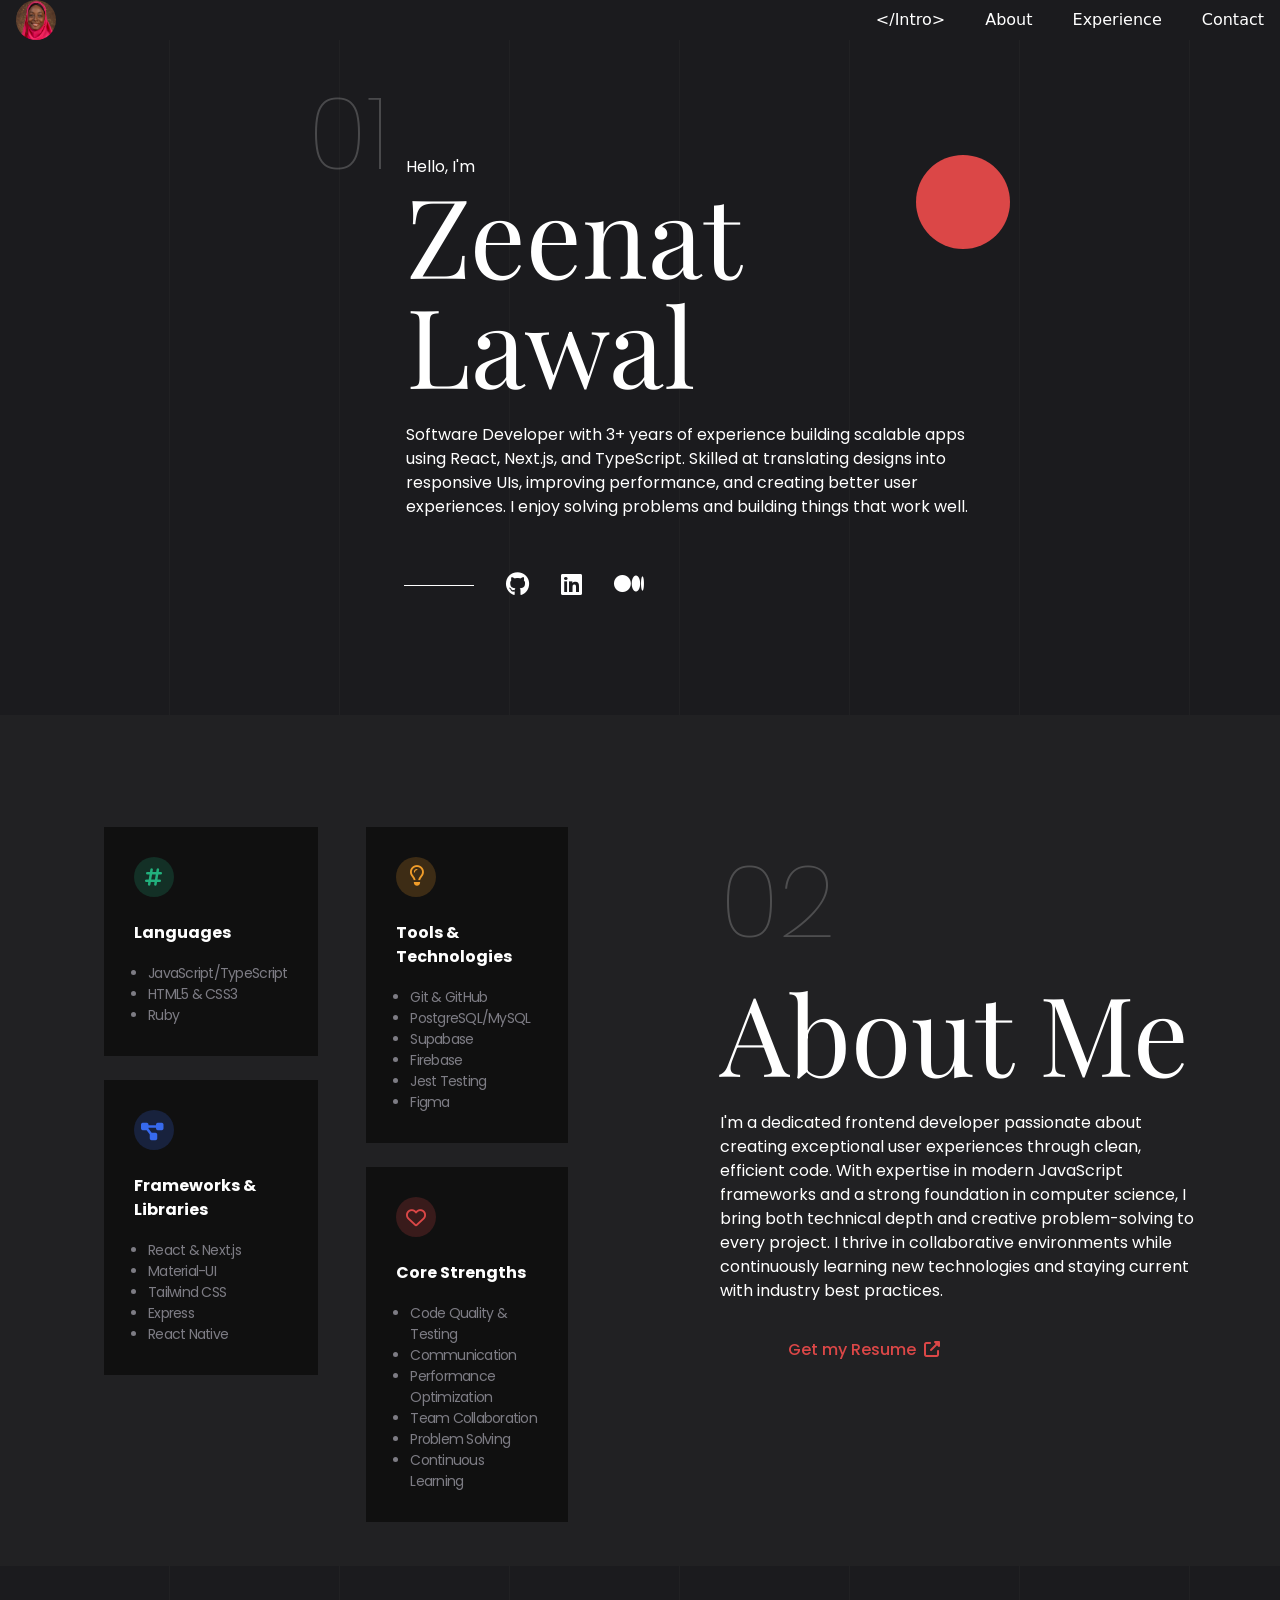
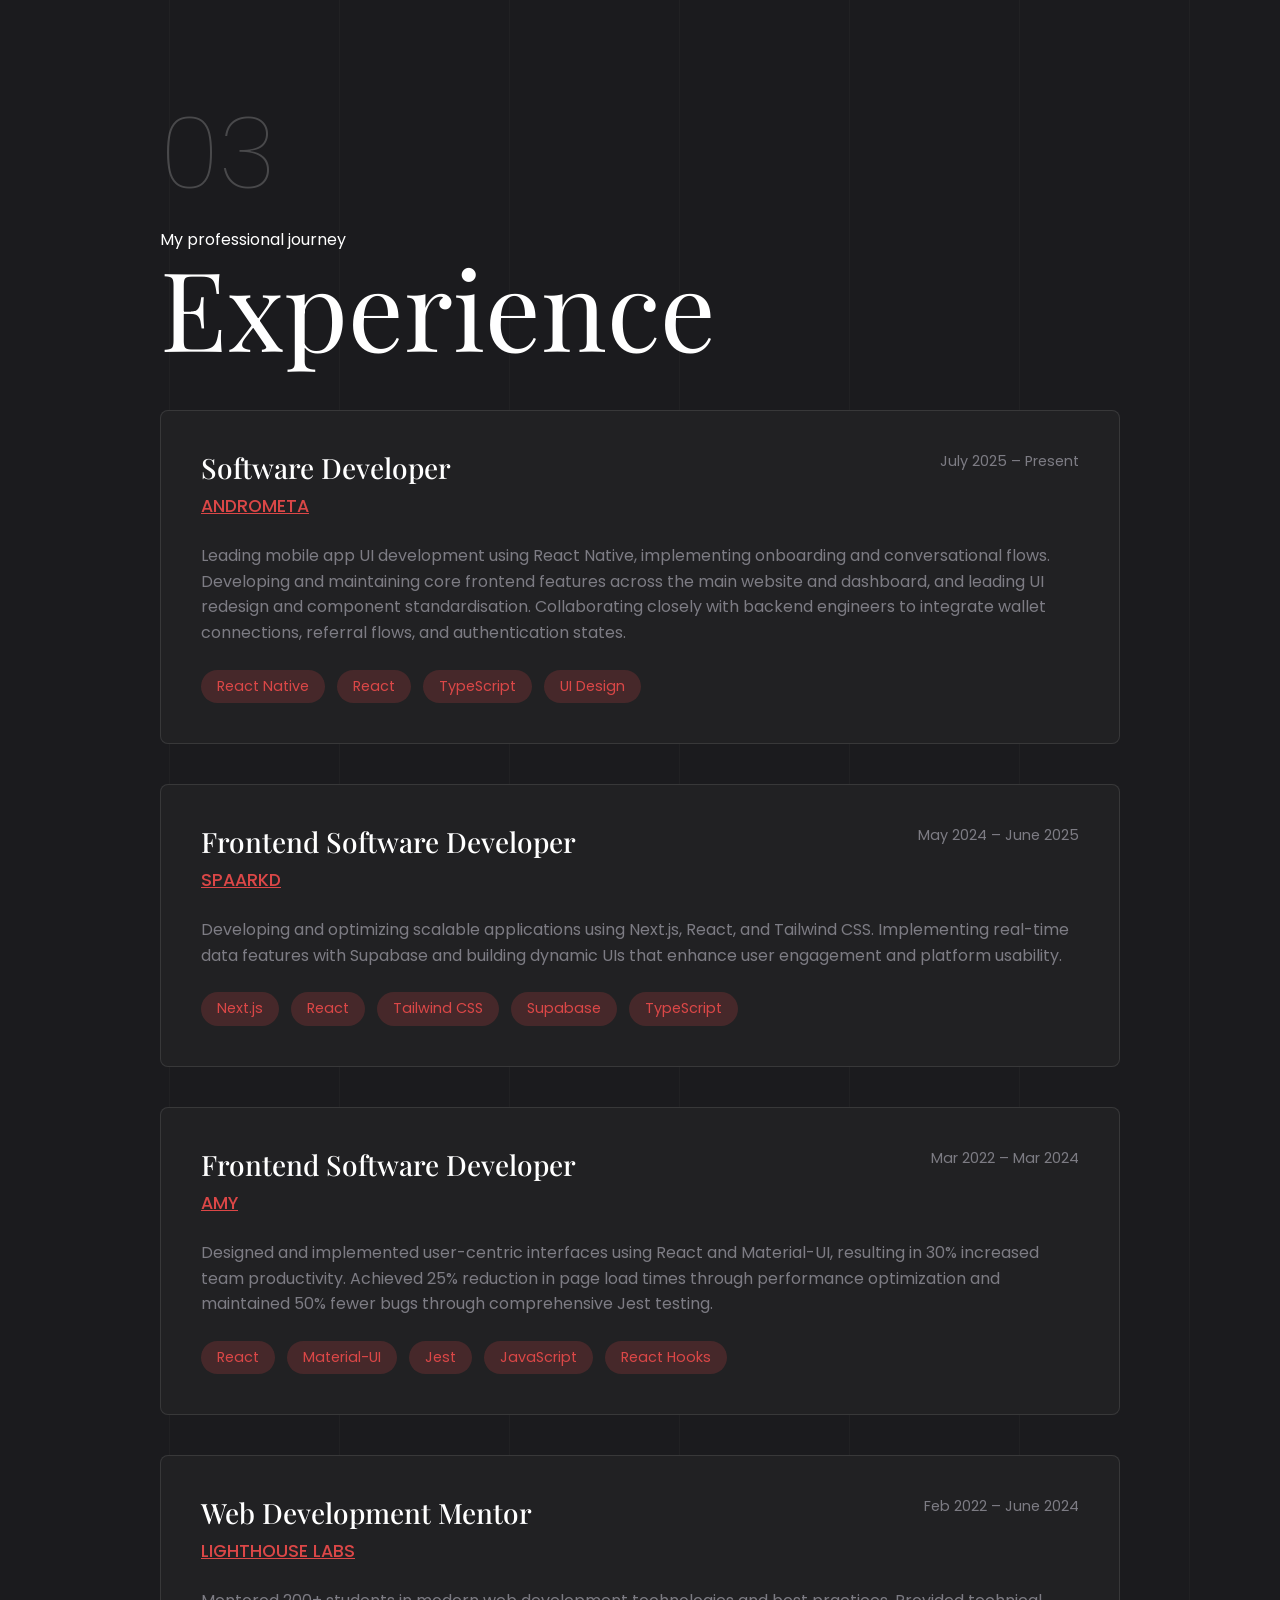
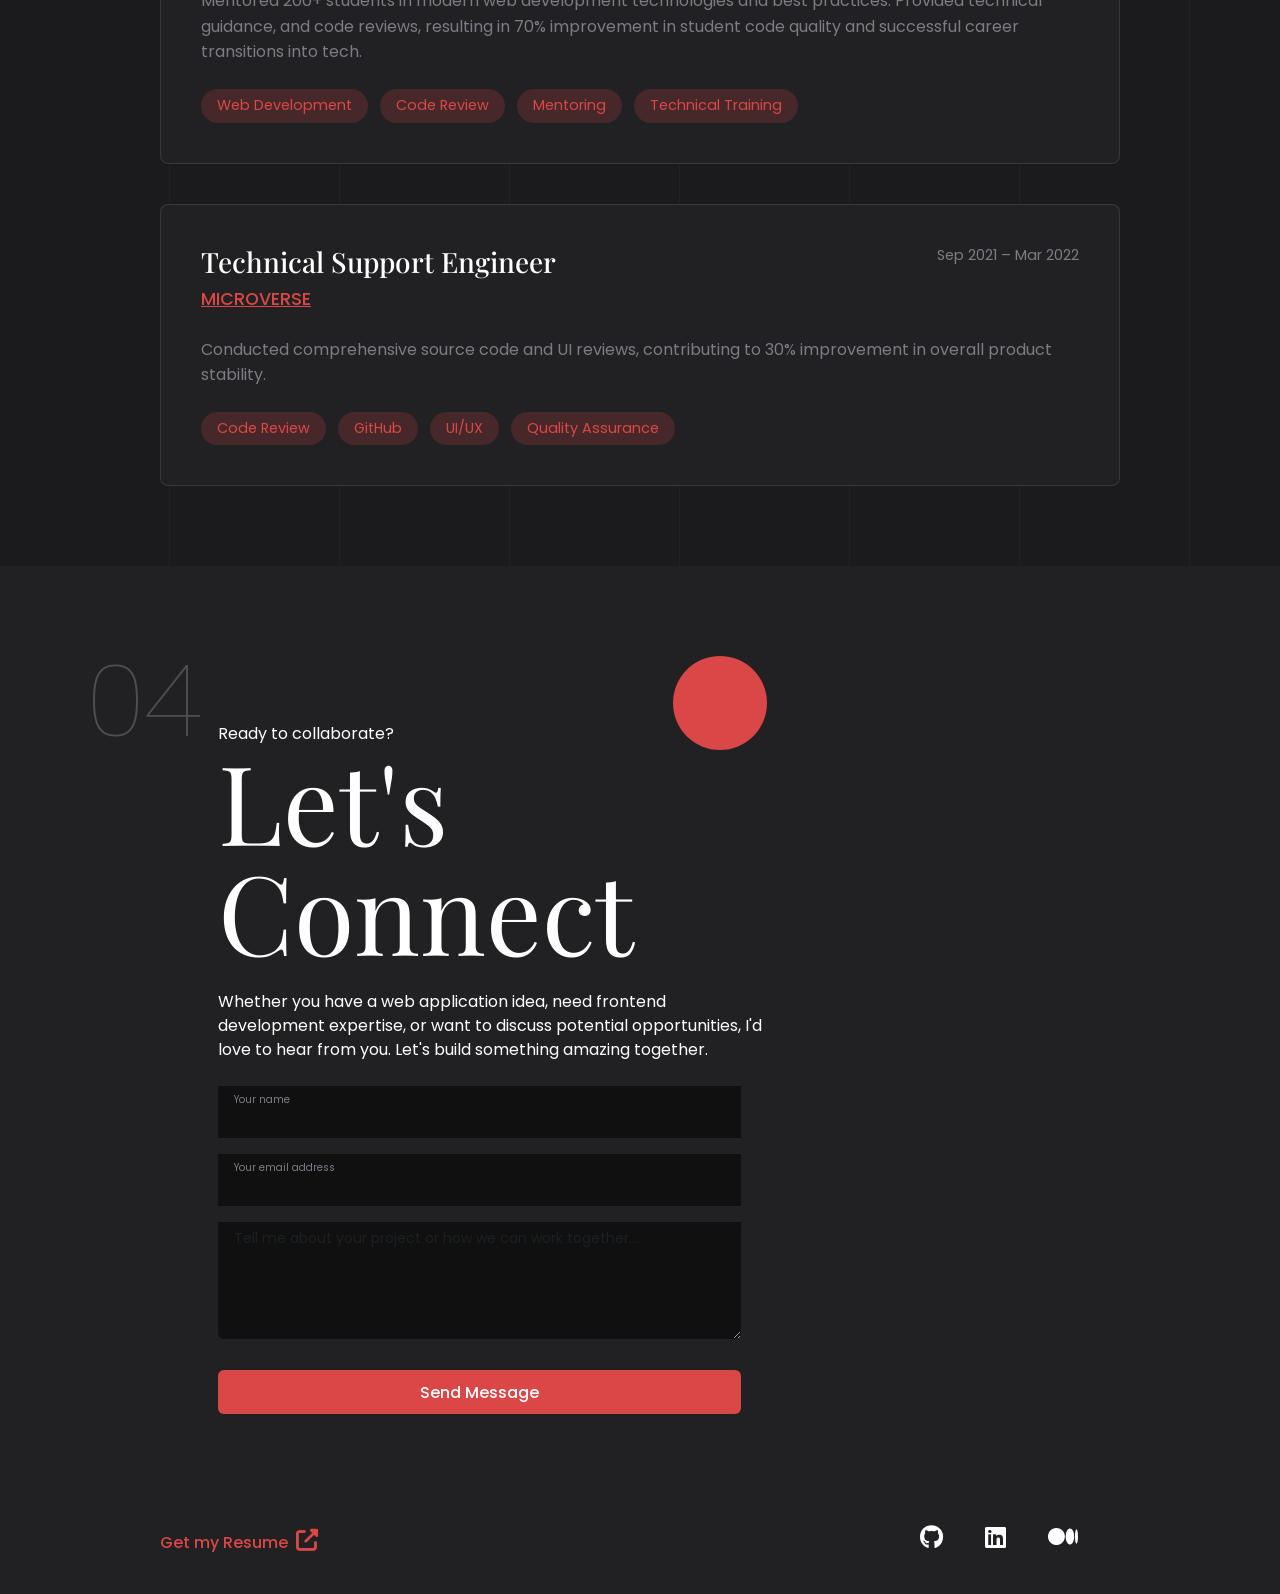
<file: index.html>
<!DOCTYPE html>
<html lang="en">
<head>
  <!-- Global site tag (gtag.js) - Google Analytics -->
  <script async src="https://www.googletagmanager.com/gtag/js?id=UA-212568529-1"></script>
  <script>
    window.dataLayer = window.dataLayer || [];
    function gtag(){dataLayer.push(arguments);}
    gtag('js', new Date());

    gtag('config', 'UA-212568529-1');
  </script>
  <meta charset="UTF-8">
  <meta http-equiv="X-UA-Compatible" content="IE=edge">
  <meta name="viewport" content="width=device-width, initial-scale=1.0">
  <meta name="google-site-verification" content="IwhEGv1IOWwTbvIKYOY_wiT6diGGu_7GIRmvreWNX4s" />
  <!-- Icon -->
  <link rel="stylesheet" href="https://cdnjs.cloudflare.com/ajax/libs/font-awesome/6.5.1/css/all.min.css">
  <!-- Bootstrap -->
  <link href="https://cdn.jsdelivr.net/npm/bootstrap@5.0.0-beta3/dist/css/bootstrap.min.css" rel="stylesheet" integrity="sha384-eOJMYsd53ii+scO/bJGFsiCZc+5NDVN2yr8+0RDqr0Ql0h+rP48ckxlpbzKgwra6" crossorigin="anonymous">    
  <link rel="stylesheet" href="style.css">
  <link rel="shortcut icon" href="images/Zeenat.jpg" type="image/x-icon">
  <title>Zeenat Lawal - Software Developer</title>
</head>
<body>
    <!-- Header -->
    <header class="header">
    <nav class="d-flex justify-content-between align-items-center">
            <img src="images/Zeenat.jpg" alt="Profile" class="profile-dot">
        <ul class="d-flex justify-content-between">
          <li class="d-none d-lg-block li-style">
                    <a href="#intro">&lt;&#47;Intro&gt;</a>
                </li>
                <li class="li-style">
                    <a href="#about">About</a>
                </li>
                <li class="li-style">
                    <a href="#experience">Experience</a>
                </li>
                <li>
                    <a href="#chat">Contact</a>
                </li>
            </ul>
        </nav>
    </header>

    <main>
        <!-- INTRO -->
        <section class="intro" id="intro">
            <div class="min-intro">
                <div class="num-desk">
                    <div>
                        <p class="number">01</p>
                    </div>
                    <div class="hello">
                        <p class="tiny-intro">Hello, I'm</p>
                        <p class="dot"></p>
                        <h2 class="main-intro mb-4">Zeenat <br> Lawal</h2>
                        <p class="tiny-intro mb-5">
                          Software Developer with 3+ years of experience building scalable apps using React, Next.js, and TypeScript. 
                          Skilled at translating designs into responsive UIs, improving performance, and creating better user experiences. 
                           I enjoy solving problems and building things that work well.
                        </p>
                    </div>
                </div>

                <div class="work-desk">
          <hr> 
          <div class="d-flex justify-content-between icons">
                        <a href="https://github.com/ZeenatLawal"><i class="fab fa-github"></i></a>
                        <a href="https://www.linkedin.com/in/zeenatlawal/"><i class="fab fa-linkedin"></i></a>
                        <a href="https://medium.com/@zeenatlawal82"><i class="fab fa-medium"></i></a>
                    </div>
                </div>

      </div>
    </section>

    <!-- ABOUT -->
    <section class="about d-lg-flex flex-row-reverse justify-content-around" id="about">
      <div class="mb-5 about-text">
        <p class="number">02</p>
        <h2 class="main-intro mb-4">About Me</h2>
        <p class="tiny-intro mb-4">
            I'm a dedicated frontend developer passionate about creating exceptional user experiences through clean, efficient code. 
            With expertise in modern JavaScript frameworks and a strong foundation in computer science, I bring both technical depth and creative problem-solving to every project. 
            I thrive in collaborative environments while continuously learning new technologies and staying current with industry best practices.
        </p>
        <a href="https://drive.google.com/file/d/16q2KArHhO0YUz1d34NNIfIL3YA7gCKAY/view" class="resume btn btn-color">Get my Resume &nbsp;<i class="fas fa-external-link-alt"></i></a>
      </div>
                        <div class="about-skills">
        <div>
                            <div class="skills">
            <div class="skill-circle skill-lang mb-4"></div>
                                <i class="fas fa-hashtag icons"></i>
                                <p>Languages</p>
                                <ul>
                                    <li>JavaScript/TypeScript</li> 
                                    <li>HTML5 & CSS3</li>
                                    <li>Ruby</li>
                                </ul>
                            </div>
                            
                            <div class="skills">
            <div class="skill-circle skill-frame mb-4"></div>
                                <i class="fas fa-project-diagram icons"></i>
                                <p>Frameworks & Libraries</p>
                                <ul>
                                    <li>React & Next.js</li>
                                    <li>Material-UI</li>
                                    <li>Tailwind CSS</li>
                                    <li>Express</li>
                                    <li>React Native</li>
                                </ul>
                            </div>
        </div>
        <div>
                            <div class="skills">
            <div class="skill-circle skill-git mb-4"></div>
                                <i class="far fa-lightbulb icons"></i>
                                <p>Tools & Technologies</p>
                                <ul>
                                    <li>Git & GitHub</li> 
                                    <li>PostgreSQL/MySQL</li>
                                    <li>Supabase</li>
                                    <li>Firebase</li>
                                    <li>Jest Testing</li>
                                    <li>Figma</li>
                                </ul>
                            </div>
                            
                            <div class="skills">
            <div class="skill-circle skill-soft mb-4"></div>
                                <i class="far fa-heart icons"></i>
                                <p>Core Strengths</p>
                                <ul>
                                    <li>Code Quality & Testing</li>
                                    <li>Communication</li>
                                    <li>Performance Optimization</li>
                                    <li>Team Collaboration</li>
                                    <li>Problem Solving</li>
                                    <li>Continuous Learning</li>
                                </ul>
                            </div>
                        </div>
                    </div>
                </div>
            </div>
        </section>

        <!-- EXPERIENCE -->
        <section class="experience" id="experience">
            <div class="num-desk">
                <div>
                    <p class="number">03</p>
                </div>
                <div class="hello">
                    <p class="tiny-intro">My professional journey</p>
                    <h2 class="main-intro mb-4">Experience</h2>
                    
                    <div class="experience-grid">
                        <!-- ANDROMETA Experience -->
                        <div class="experience-card">
                            <div class="experience-header">
                                <div>
                                    <h3 class="experience-title">Software Developer</h3>
                                    <p class="experience-company">
                                        <a href="https://andrometa.gg" target="_blank" rel="noopener noreferrer">ANDROMETA</a>
                                    </p>
                                </div>
                                <span class="experience-period">July 2025 – Present</span>
                            </div>
                            <p class="experience-description">
                                Leading mobile app UI development using React Native, implementing onboarding and conversational flows. 
                                Developing and maintaining core frontend features across the main website and dashboard, and leading UI redesign and component standardisation. 
                                Collaborating closely with backend engineers to integrate wallet connections, referral flows, and authentication states.
                            </p>
                            <div class="tech-stack">
                                <span class="tech-tag">React Native</span>
                                <span class="tech-tag">React</span>
                                <span class="tech-tag">TypeScript</span>
                                <span class="tech-tag">UI Design</span>
                            </div>
                        </div>

                        <!-- SPAARKD Experience -->
                        <div class="experience-card">
                            <div class="experience-header">
                                <div>
                                    <h3 class="experience-title">Frontend Software Developer</h3>
                                    <p class="experience-company">
                                        <a href="https://spaarkd.com" target="_blank" rel="noopener noreferrer">SPAARKD</a>
                                    </p>
                                </div>
                                <span class="experience-period">May 2024 – June 2025</span>
                            </div>
                            <p class="experience-description">
                                Developing and optimizing scalable applications using Next.js, React, and Tailwind CSS. 
                                Implementing real-time data features with Supabase and building dynamic UIs that enhance user engagement and platform usability.
                            </p>
                            <div class="tech-stack">
                                <span class="tech-tag">Next.js</span>
                                <span class="tech-tag">React</span>
                                <span class="tech-tag">Tailwind CSS</span>
                                <span class="tech-tag">Supabase</span>
                                <span class="tech-tag">TypeScript</span>
                            </div>
                        </div>

                        <!-- AMY Experience -->
                        <div class="experience-card">
                            <div class="experience-header">
                                <div>
                                    <h3 class="experience-title">Frontend Software Developer</h3>
                                    <p class="experience-company">
                                        <a href="https://www.amy.app/" target="_blank" rel="noopener noreferrer">AMY</a>
                                    </p>
                                </div>
                                <span class="experience-period">Mar 2022 – Mar 2024</span>
                            </div>
                            <p class="experience-description">
                                Designed and implemented user-centric interfaces using React and Material-UI, resulting in 30% increased team productivity. 
                                Achieved 25% reduction in page load times through performance optimization and maintained 50% fewer bugs through comprehensive Jest testing.
                            </p>
                            <div class="tech-stack">
                                <span class="tech-tag">React</span>
                                <span class="tech-tag">Material-UI</span>
                                <span class="tech-tag">Jest</span>
                                <span class="tech-tag">JavaScript</span>
                                <span class="tech-tag">React Hooks</span>
                            </div>
                        </div>

                        <!-- Lighthouse Labs Experience -->
                        <div class="experience-card">
                            <div class="experience-header">
                                <div>
                                    <h3 class="experience-title">Web Development Mentor</h3>
                                    <p class="experience-company">
                                        <a href="#">LIGHTHOUSE LABS</a>
                                    </p>
                                </div>
                                <span class="experience-period">Feb 2022 – June 2024</span>
                            </div>
                            <p class="experience-description">
                                Mentored 200+ students in modern web development technologies and best practices. 
                                Provided technical guidance, and code reviews, resulting in 70% improvement in student code quality and successful career transitions into tech.
                            </p>
                            <div class="tech-stack">
                                <span class="tech-tag">Web Development</span>
                                <span class="tech-tag">Code Review</span>
                                <span class="tech-tag">Mentoring</span>
                                <span class="tech-tag">Technical Training</span>
                            </div>
                        </div>

                        <!-- Microverse Experience -->
                        <div class="experience-card">
                            <div class="experience-header">
                                <div>
                                    <h3 class="experience-title">Technical Support Engineer</h3>
                                    <p class="experience-company">
                                        <a href="https://microverse.org" target="_blank" rel="noopener noreferrer">MICROVERSE</a>
                                    </p>
                                </div>
                                <span class="experience-period">Sep 2021 – Mar 2022</span>
                            </div>
                            <p class="experience-description">
                                Conducted comprehensive source code and UI reviews, contributing to 30% improvement in overall product stability.                             </p>
                            <div class="tech-stack">
                                <span class="tech-tag">Code Review</span>
                                <span class="tech-tag">GitHub</span>
                                <span class="tech-tag">UI/UX</span>
                                <span class="tech-tag">Quality Assurance</span>
                            </div>
                        </div>
                    </div>
                </div>
            </div>
        </section>

        <!-- CHAT -->
        <section class="chat" id="chat">
            <div class="min-intro">
                <div class="num-desk">
                    <div>
                        <p class="number">04</p>
                    </div>
                    <div class="hello">
                        <p class="tiny-intro">Ready to collaborate?</p>
                        <p class="dot"></p>
                        <h2 class="main-intro mb-4">Let's Connect</h2>
                        <p class="tiny-intro mb-4">
                            Whether you have a web application idea, need frontend development expertise, or want to discuss potential opportunities, 
                            I'd love to hear from you. Let's build something amazing together.
                        </p>
                    </div>
                </div>
                <form action="https://formspree.io/f/mayabzdz" method="post" class="main-form">
          <div class="mb-3 form">
                        <label for="name">Your name</label>
            <input type="text" id="name" name="name" required />
                    </div>
          <div class="mb-3 form">
                        <label for="email">Your email address</label>
            <input type="email" id="email" name="email" required />
                    </div>
          <div class="mb-5 form">
            <textarea name="message" id="message" cols="30" rows="5" class="form-control" placeholder="Tell me about your project or how we can work together..." required></textarea>
                    </div>
          <button type="submit" class="start btn btn-color mt-5">Send Message</button>
                </form>
            </div>
        </section>
    </main>

    <!-- Footer -->
    <footer class="footer">
        <p class="dash"></p>
        <div class="sect">
            <div class="link">
                <a href="https://drive.google.com/file/d/16q2KArHhO0YUz1d34NNIfIL3YA7gCKAY/view" class="resume">Get my Resume &nbsp;<i class="fas fa-external-link-alt"></i></a>
            </div>
      <div class="d-flex justify-content-between icons">
                <a href="https://github.com/ZeenatLawal"><i class="fab fa-github"></i></a>
                <a href="https://www.linkedin.com/in/zeenatlawal/"><i class="fab fa-linkedin"></i></a>
                <a href="https://medium.com/@zeenatlawal82"><i class="fab fa-medium"></i></a>
            </div>
        </div>
    </footer>
  <script src="https://cdn.jsdelivr.net/npm/bootstrap@5.0.2/dist/js/bootstrap.bundle.min.js" integrity="sha384-MrcW6ZMFYlzcLA8Nl+NtUVF0sA7MsXsP1UyJoMp4YLEuNSfAP+JcXn/tWtIaxVXM" crossorigin="anonymous"></script>
</body>
</html>
</file>
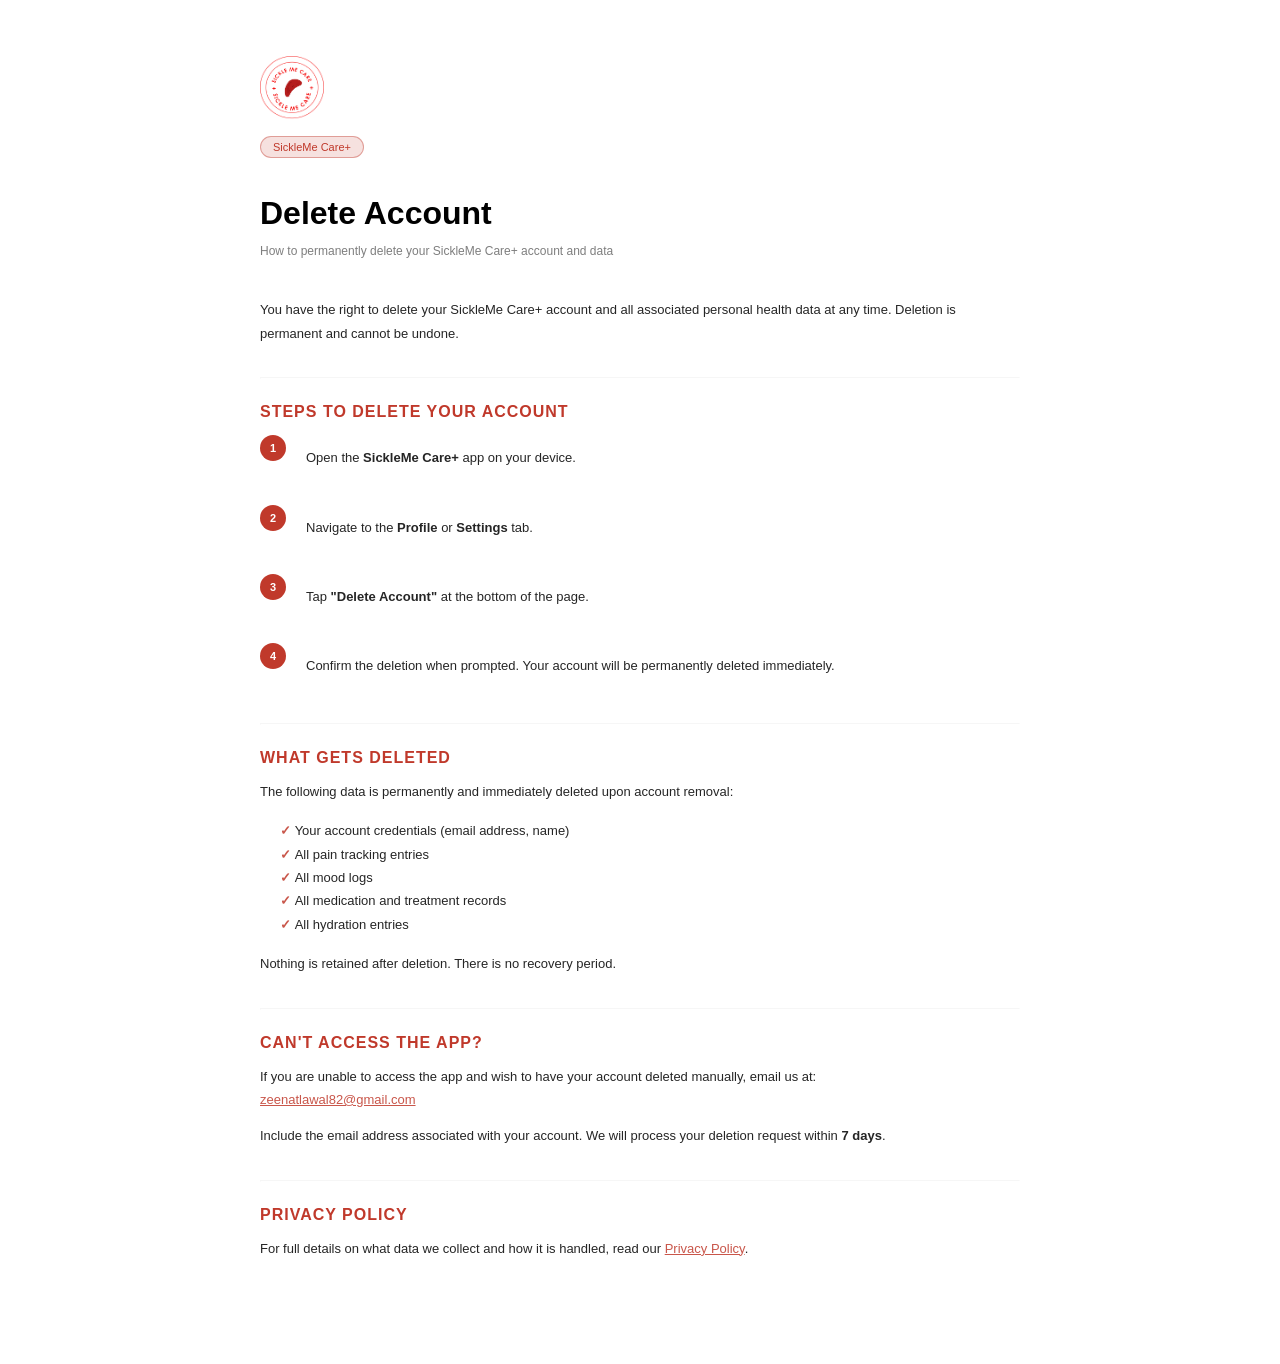
<file: delete-account.html>
<!DOCTYPE html>
<html lang="en">
<head>
  <meta charset="UTF-8">
  <meta http-equiv="X-UA-Compatible" content="IE=edge">
  <meta name="viewport" content="width=device-width, initial-scale=1.0">
  <link rel="shortcut icon" href="images/Zeenat.jpg" type="image/x-icon">
  <title>SickleMe Care+ – Delete Account</title>
  <style>
    .policy-wrapper {
      max-width: 760px;
      margin: 0 auto;
      padding: 3rem 2rem 4rem;
    }
    .policy-wrapper h1 {
      font-family: "Poppins", sans-serif;
      font-weight: 700;
      font-size: 2rem;
      margin-bottom: 0.25rem;
    }
    .policy-wrapper .subtitle {
      font-family: "Poppins", sans-serif;
      font-size: 12px;
      opacity: 0.5;
      margin-bottom: 2.5rem;
    }
    .policy-section {
      margin-bottom: 2rem;
    }
    .policy-section h2 {
      font-family: "Poppins", sans-serif;
      font-weight: 700;
      font-size: 1rem;
      color: #c0392b;
      text-transform: uppercase;
      letter-spacing: 1px;
      margin-bottom: 0.75rem;
    }
    .policy-section p,
    .policy-section li {
      font-family: "Poppins", sans-serif;
      font-size: 13px;
      line-height: 1.8;
      opacity: 0.85;
    }
    .policy-section ul {
      padding-left: 1.25rem;
    }
    .divider {
      border-color: rgba(255,255,255,0.1);
      margin: 1.5rem 0;
    }
    .app-logo {
      width: 64px;
      height: 64px;
      border-radius: 16px;
      margin-bottom: 1rem;
      display: block;
    }
    .app-badge {
      display: inline-block;
      background: rgba(192, 57, 43, 0.15);
      border: 1px solid rgba(192, 57, 43, 0.4);
      color: #c0392b;
      font-family: "Poppins", sans-serif;
      font-size: 11px;
      padding: 0.25rem 0.75rem;
      border-radius: 20px;
      margin-bottom: 1rem;
    }
    .step-block {
      display: flex;
      gap: 1.25rem;
      align-items: flex-start;
      margin-bottom: 1.25rem;
    }
    .step-number {
      font-family: "Poppins", sans-serif;
      font-size: 11px;
      font-weight: 700;
      background: #c0392b;
      color: #fff;
      border-radius: 50%;
      width: 26px;
      height: 26px;
      display: flex;
      align-items: center;
      justify-content: center;
      flex-shrink: 0;
      margin-top: 2px;
    }
    .step-text {
      font-family: "Poppins", sans-serif;
      font-size: 13px;
      line-height: 1.8;
      opacity: 0.85;
    }
    .data-list li {
      list-style: none;
      padding-left: 0;
    }
    .data-list li::before {
      content: "✓  ";
      color: #c0392b;
      font-weight: 700;
    }
  </style>
</head>
<body>
  <main>
    <div class="policy-wrapper">
      <img src="images/smc-plus.png" alt="SickleMe Care+ Logo" class="app-logo">
      <div class="app-badge">SickleMe Care+</div>
      <h1>Delete Account</h1>
      <p class="subtitle">How to permanently delete your SickleMe Care+ account and data</p>

      <div class="policy-section">
        <p>
          You have the right to delete your SickleMe Care+ account and all associated personal
          health data at any time. Deletion is permanent and cannot be undone.
        </p>
      </div>

      <hr class="divider">

      <div class="policy-section">
        <h2>Steps to Delete Your Account</h2>

        <div class="step-block">
          <div class="step-number">1</div>
          <p class="step-text">Open the <strong>SickleMe Care+</strong> app on your device.</p>
        </div>
        <div class="step-block">
          <div class="step-number">2</div>
          <p class="step-text">Navigate to the <strong>Profile</strong> or <strong>Settings</strong> tab.</p>
        </div>
        <div class="step-block">
          <div class="step-number">3</div>
          <p class="step-text">Tap <strong>"Delete Account"</strong> at the bottom of the page.</p>
        </div>
        <div class="step-block">
          <div class="step-number">4</div>
          <p class="step-text">Confirm the deletion when prompted. Your account will be permanently deleted immediately.</p>
        </div>
      </div>

      <hr class="divider">

      <div class="policy-section">
        <h2>What Gets Deleted</h2>
        <p>The following data is permanently and immediately deleted upon account removal:</p>
        <ul class="data-list mt-3">
          <li>Your account credentials (email address, name)</li>
          <li>All pain tracking entries</li>
          <li>All mood logs</li>
          <li>All medication and treatment records</li>
          <li>All hydration entries</li>
        </ul>
        <p class="mt-3">Nothing is retained after deletion. There is no recovery period.</p>
      </div>

      <hr class="divider">

      <div class="policy-section">
        <h2>Can't Access the App?</h2>
        <p>
          If you are unable to access the app and wish to have your account deleted manually,
          email us at:<br>
          <a href="mailto:zeenatlawal82@gmail.com" style="color:#c0392b;">zeenatlawal82@gmail.com</a>
        </p>
        <p class="mt-2">
          Include the email address associated with your account. We will process your deletion
          request within <strong>7 days</strong>.
        </p>
      </div>

      <hr class="divider">

      <div class="policy-section">
        <h2>Privacy Policy</h2>
        <p>
          For full details on what data we collect and how it is handled, read our
          <a href="privacy-policy.html" style="color:#c0392b;">Privacy Policy</a>.
        </p>
      </div>
    </div>
  </main>
</body>
</html>
</file>
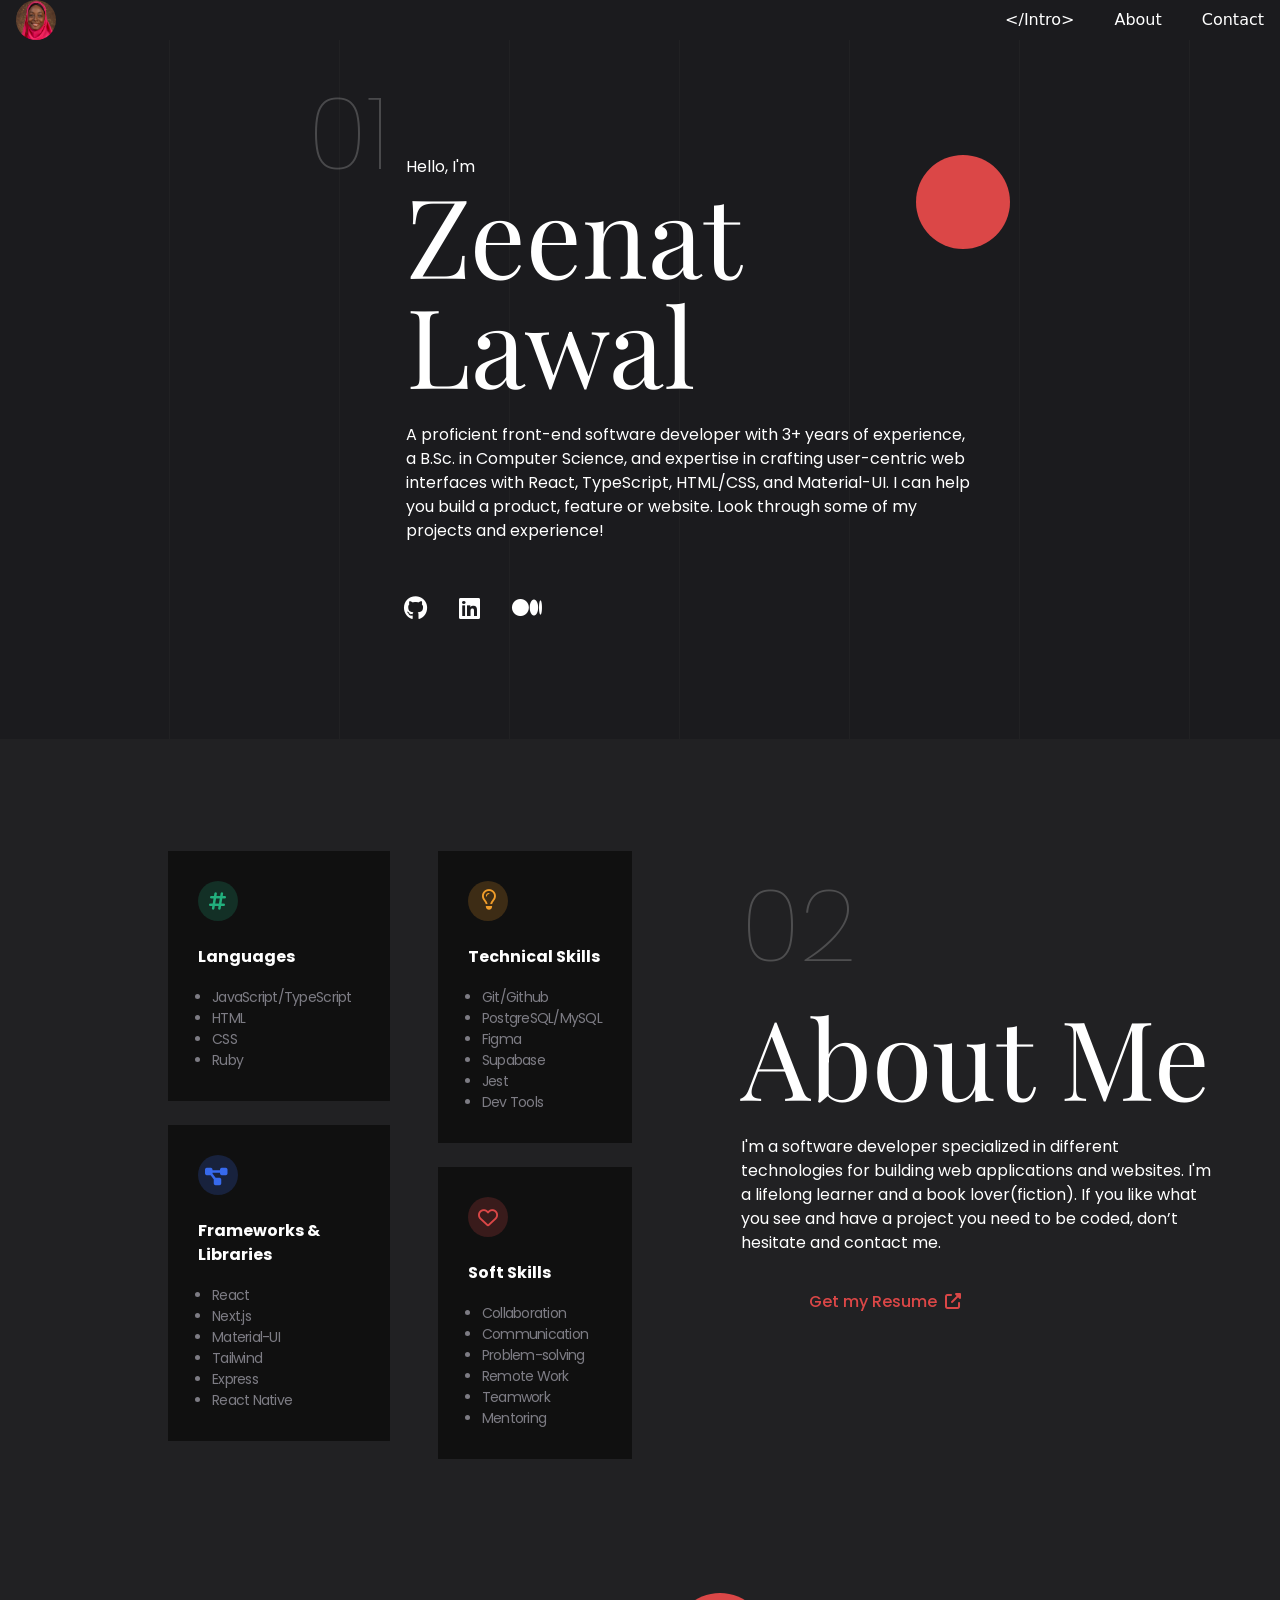
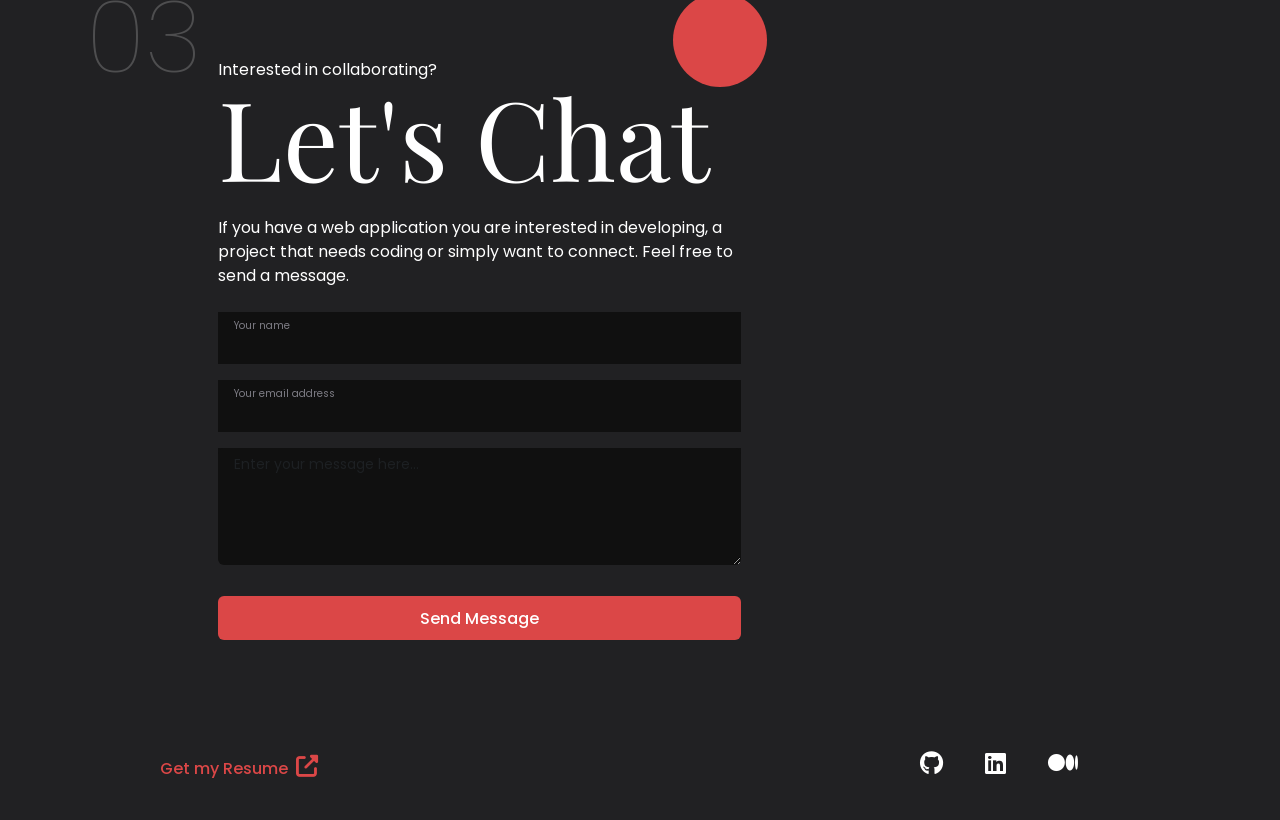
<file: oldPage.html>
<!DOCTYPE html>
<html lang="en">
<head>
  <!-- Global site tag (gtag.js) - Google Analytics -->
  <script async src="https://www.googletagmanager.com/gtag/js?id=UA-212568529-1"></script>
  <script>
    window.dataLayer = window.dataLayer || [];
    function gtag(){dataLayer.push(arguments);}
    gtag('js', new Date());

    gtag('config', 'UA-212568529-1');
  </script>
  <meta charset="UTF-8">
  <meta http-equiv="X-UA-Compatible" content="IE=edge">
  <meta name="viewport" content="width=device-width, initial-scale=1.0">
  <!-- Icon -->
  <link rel="stylesheet" href="https://cdnjs.cloudflare.com/ajax/libs/font-awesome/6.5.1/css/all.min.css">
  <!-- Bootstrap -->
  <link href="https://cdn.jsdelivr.net/npm/bootstrap@5.0.0-beta3/dist/css/bootstrap.min.css" rel="stylesheet" integrity="sha384-eOJMYsd53ii+scO/bJGFsiCZc+5NDVN2yr8+0RDqr0Ql0h+rP48ckxlpbzKgwra6" crossorigin="anonymous">    
  <link rel="stylesheet" href="style.css">
  <link rel="shortcut icon" href="images/Zeenat.jpg" type="image/x-icon">
  <title>Zeenat Lawal</title>
</head>
<body>
  <header class="header">
    <nav class="d-flex justify-content-between align-items-center">
      <img src="images/Zeenat.jpg" alt="Profile" class="profile-dot">
        <ul class="d-flex justify-content-between">
          <li class="d-none d-lg-block li-style">
            <a href="#intro">&lt;&#47;Intro&gt;</a>
          </li>
          <!-- <li class="li-style">
            <a href="#portfolio">Portfolio</a>
          </li> -->
          <li class="li-style">
            <a href="#about">About</a>
          </li>
          <li>
            <a href="#chat">Contact</a>
          </li>
        </ul>
    </nav>
  </header>
  <main>
    <!-- INTRO -->
    <section class="intro" id="intro">
      <div class="min-intro">
        <div class="num-desk">
          <div>
            <p class="number">01</p>
          </div>
          <div class="hello">
            <p class="tiny-intro">Hello, I'm</p>
            <p class="dot"></p>
            <h2 class="main-intro mb-4">Zeenat <br> Lawal</h2>
            <p class="tiny-intro mb-5">
              A proficient front-end software developer with 3+ years of experience, a B.Sc. in Computer Science, and expertise in crafting user-centric web interfaces with React, TypeScript, HTML/CSS, and Material-UI.
              I can help you build a product, feature or website. Look through some of my projects and experience! </p>
          </div>
        </div>
    
        <div class="work-desk">
          <!-- <p class="works">See my projects</p>
          <hr> -->
          <div class="d-flex justify-content-between icons">
             <a href="https://github.com/ZeenatLawal"><i class="fab fa-github"></i></a>
<!--              <a href="https://twitter.com/lawal_zeenat"><i class="fab fa-twitter"></i></a> -->
             <a href="https://www.linkedin.com/in/zeenatlawal/"><i class="fab fa-linkedin"></i></a>
             <a href="https://medium.com/@zeenatlawal82"><i class="fab fa-medium"></i></a>
          </div>
        </div>
    
      </div>
      <!-- <div id="portfolio" class="num-desk">
        <div>
          <p class="number">02</p>
        </div>
        <div class="hello">
          <p class="tiny-intro">My recent works</p>
          <p class="main-intro pb-4">Portfolio</p>
        </div>
      </div> -->
    </section>

    <!-- PORTFOLIO -->
    <!-- <section class="portfolio"> -->
      <!-- Weather-App -->
      <!-- <div class="d-lg-flex">
        <div class="d-none d-lg-block">
          <div class="card bg-dark desc">
            <div class="card-body">
              <h5 class="card-title">Weather-App</h5>
              <img src="images/mobile.png" class="card-img my-3" alt="weatherApp">
              <p class="card-text">A simple web application that collects information from an API to provide weather forecast. Real live data is obtained from the OpenWeatherMap API.</p>
              <div class="extra">
                 <a href="https://weather-app-zee.netlify.app/" class="card-link">See Live &nbsp;<i class="fas fa-external-link-alt"></i></a>
                 <a href="https://github.com/ZeenatLawal/Weather-App" class="card-link">See Source &nbsp;<i class="fab fa-github"></i></a>
              </div>
            </div>
          </div>
        </div>
        <div class="card bg-dark text-white">
          <img src="images/weatherApp.png" class="card-img" alt="homepage">
          <div class="card-img-overlay d-flex flex-column justify-content-between shopping-list">
            <div>
              <h5 class="card-title">Weather-App</h5>
              <div class="card-text d-flex justify-content-between">
                <div class="lang text-center">
                  <p>ReactJS</p>
                </div>
                <div class="lang text-center">
                  <p>Redux</p>
                </div>
                <div class="lang text-center">
                  <p>Material UI</p>
                </div>
              </div>
            </div>
            <a href="https://github.com/ZeenatLawal/Weather-App" class="btn btn-color d-lg-none">View the Project &nbsp; &nbsp;<i class="fas fa-arrow-right"></i></a>
          </div>
        </div>
      </div> -->

      <!-- Space-Travelers-Hub -->
      <!-- <div class="d-lg-flex">
        <div class="card bg-dark text-white">
          <img src="images/rockets.png" class="card-img" alt="Space-Travelers-Hub">
          <div class="card-img-overlay d-flex flex-column justify-content-between shopping-list">
            <div>
              <h5 class="card-title">Space-Travelers-Hub</h5>
              <div class="card-text d-flex justify-content-between">
                <div class="lang text-center">
                  <p>ReactJS</p>
                </div>
                <div class="lang text-center">
                  <p>Redux</p>
                </div>
                <div class="lang text-center">
                  <p>React Bootstrap</p>
                </div>
              </div>
            </div>
            <a href="https://github.com/ZeenatLawal/Space-Travelers-Hub" class="btn btn-color d-lg-none">View the Project &nbsp; &nbsp;<i class="fas fa-arrow-right"></i></a>
          </div>
        </div>
        <div class="d-none d-lg-block">
          <div class="card bg-dark desc">
            <div class="card-body">
              <h5 class="card-title">Space-Travelers-Hub</h5>
              <img src="images/profileSpace.png" class="card-img my-4" alt="Space-Travelers-Hub">
              <p class="card-text">A web application for a company that provides commercial and scientific space travel services. The application will allow users to book rockets and join selected space missions. Real live data is obtained from the SpaceX API.</p>
              <div class="extra">
                <a href="https://zeenatlawal.github.io/Space-Travelers-Hub/#/" class="card-link">See Live &nbsp;<i class="fas fa-external-link-alt"></i></a>
                <a href="https://github.com/ZeenatLawal/Space-Travelers-Hub" class="card-link">See Source &nbsp;<i class="fab fa-github"></i></a>
              </div>
            </div>
          </div>
        </div>
      </div> -->

      <!-- Indian-Meals -->
      <!-- <div class="d-lg-flex">
        <div class="d-none d-lg-block">
          <div class="card bg-dark desc">
            <div class="card-body">
              <h5 class="card-title">Indian-Meals</h5>
              <img src="images/popup.png" class="card-img my-4" alt="Indian-Meals">
              <p class="card-text">A single page application(SPA) based on an external API. Selected an API that provides data about Indian meals and then built the web app around it. The web app has 2 user interfaces, the homepage and a popup window with more data about a meal that which also allows you to like and comment on it.</p>
              <div class="extra">
                <a href="https://zeenatlawal.github.io/Indian-Meals/dist/" class="card-link">See Live &nbsp;<i class="fas fa-external-link-alt"></i></a>
                <a href="https://github.com/ZeenatLawal/Indian-Meals" class="card-link">See Source &nbsp;<i class="fab fa-github"></i></a>
              </div>
            </div>
          </div>
        </div>
        <div class="card bg-dark text-white">
          <img src="images/homepage.png" class="card-img" alt="Indian Meals">
          <div class="card-img-overlay d-flex flex-column justify-content-between shopping-list">
            <div>
              <h5 class="card-title">Indian-Meals</h5>
              <div class="card-text d-flex justify-content-between">
                <div class="lang text-center">
                  <p>HTML/CSS</p>
                </div>
                <div class="lang text-center">
                  <p>JavaScript</p>
                </div>
                <div class="lang text-center">
                  <p>Webpack</p>
                </div>
              </div>
            </div>
            <a href="https://github.com/ZeenatLawal/Indian-Meals" class="btn btn-color d-lg-none">View the Project &nbsp; &nbsp;<i class="fas fa-arrow-right"></i></a>
          </div>
        </div>
      </div> -->
      
      <!-- MySickleBot -->
      <!-- <div class="d-lg-flex">
        <div class="card bg-dark text-white">
          <img src="images/mysicklebot.png" class="card-img" alt="My Sickle Bot">
          <div class="card-img-overlay d-flex flex-column justify-content-between shopping-list">
            <div>
              <h5 class="card-title">My Sickle Bot</h5>
              <div class="card-text d-flex justify-content-between">
                <div class="lang text-center">
                  <p>Ruby</p>
                </div>
              </div>
            </div>
            <a href="https://github.com/ZeenatLawal/Telegram-Bot-MySickleBot" class="btn btn-color d-lg-none">View the Project &nbsp; &nbsp;<i class="fas fa-arrow-right"></i></a>
          </div>
        </div>
        <div class="d-none d-lg-block">
          <div class="card bg-dark desc">
            <div class="card-body">
              <h5 class="card-title">My Sickle Bot</h5>
              <img src="images/mybot.png" class="card-img my-4" alt="My Sickle Bot">
              <p class="card-text">MySickleBot is a telegram bot where users can get health tips on Sickle Cell Anaemia. Users can get healthy living, harmful things, help a loved one and when to get medical care tips.</p>
              <div class="extra">
                <a href="https://github.com/ZeenatLawal/Telegram-Bot-MySickleBot" class="card-link">See Source &nbsp;<i class="fab fa-github"></i></a>
              </div>
            </div>
          </div>
        </div>
      </div> -->
    <!-- </section> -->

    <!-- ABOUT -->
    <section class="about d-lg-flex flex-row-reverse justify-content-around" id="about">
      <div class="mb-5 about-text">
        <p class="number">02</p>
        <!-- <p class="tiny-intro">Hi!</p> -->
        <h2 class="main-intro mb-4">About Me</h2>
        <p class="tiny-intro mb-4">I'm a software developer specialized in different technologies for building web applications and websites. I'm a lifelong learner and a book lover(fiction). If you like what you see and have a project you need to be coded, don’t hesitate and contact me.</p>
        <a href="https://drive.google.com/file/d/124ZSrJd9b67RYtDXN8JFwm1_m8pRrEGp/view" class="resume btn btn-color">Get my Resume &nbsp;<i class="fas fa-external-link-alt"></i></a>
      </div>
      <div class="about-skills">
        <div>
          <div class="skills">
            <div class="skill-circle skill-lang mb-4"></div>
            <i class="fas fa-hashtag icons"></i>
            <p>Languages</p>
            <ul>
              <li>JavaScript/TypeScript</li> 
              <li>HTML</li>
              <li>CSS</li>
              <li>Ruby</li>
            </ul>
          </div>
          <div class="skills">
            <div class="skill-circle skill-frame mb-4"></div>
            <i class="fas fa-project-diagram icons"></i>
            <p>Frameworks & Libraries</p>
            <ul>
              <li>React</li>
              <li>Next.js</li>
              <li>Material-UI</li>
              <li>Tailwind</li>
              <li>Express</li>
              <li>React Native</li>
            </ul>
          </div>
        </div>
        <div>
          <div class="skills">
            <div class="skill-circle skill-git mb-4"></div>
            <i class="far fa-lightbulb icons"></i>
            <p>Technical Skills</p>
            <ul>
              <li>Git/Github</li> 
              <li>PostgreSQL/MySQL</li>
              <li>Figma</li>
              <li>Supabase</li>
              <li>Jest</li>
              <li>Dev Tools</li>
            </ul>
          </div>
          <div class="skills">
            <div class="skill-circle skill-soft mb-4"></div>
            <i class="far fa-heart icons"></i>
            <p>Soft Skills</p>
            <ul>
              <li>Collaboration</li>
              <li>Communication</li>
              <li>Problem-solving</li>
              <li>Remote Work</li>
              <li>Teamwork</li>
              <li>Mentoring</li>
            </ul>
          </div>
        </div>
      </div>
      <br><br><br>
    </section>  

    <!-- CHAT -->
    <section class="chat" id="chat">
      <div class="min-intro">
        <div class="num-desk">
          <div>
            <p class="number">03</p>
          </div>
          <div class="hello">
            <p class="tiny-intro">Interested in collaborating?</p>
            <p class="dot"></p>
            <h2 class="main-intro mb-4">Let's Chat</h2>
            <p class="tiny-intro mb-4">If you have a web application you are interested in developing,  a project that needs coding or simply want to connect. Feel free to send a message.</p>
          </div>
        </div>
        <form action="https://formspree.io/f/mayabzdz" method="post" class="main-form">
          <div class="mb-3 form">
            <label for="name">Your name</label>
            <input type="text" id="name" name="name" />
          </div>
          <div class="mb-3 form">
            <label for="email">Your email address</label>
            <input type="email" id="email" name="email" />
          </div>
          <div class="mb-5 form">
            <textarea name="message" id="message" cols="30" rows="5" class="form-control" placeholder="Enter your message here..."></textarea>
          </div>
          <button type="submit" class="start btn btn-color mt-5">Send Message</button>
        </form>
      </div>
    </section>
  </main>
  <footer class="footer">
    <p class="dash"></p>
    <div class="sect">
      <div class="link">
        <a href="https://drive.google.com/file/d/124ZSrJd9b67RYtDXN8JFwm1_m8pRrEGp/view" class="resume">Get my Resume &nbsp;<i class="fas fa-external-link-alt"></i></a>
      </div>
      <div class="d-flex justify-content-between icons">
        <a href="https://github.com/ZeenatLawal"><i class="fab fa-github"></i></a>
        <!-- <a href="https://twitter.com/lawal_zeenat"><i class="fab fa-twitter"></i></a> -->
        <a href="https://www.linkedin.com/in/zeenatlawal/"><i class="fab fa-linkedin"></i></a>
        <a href="https://medium.com/@zeenatlawal82"><i class="fab fa-medium"></i></a>
      </div>
    </div>
  </footer>
  <script src="https://cdn.jsdelivr.net/npm/bootstrap@5.0.2/dist/js/bootstrap.bundle.min.js" integrity="sha384-MrcW6ZMFYlzcLA8Nl+NtUVF0sA7MsXsP1UyJoMp4YLEuNSfAP+JcXn/tWtIaxVXM" crossorigin="anonymous"></script>
</body>
</html>
</file>
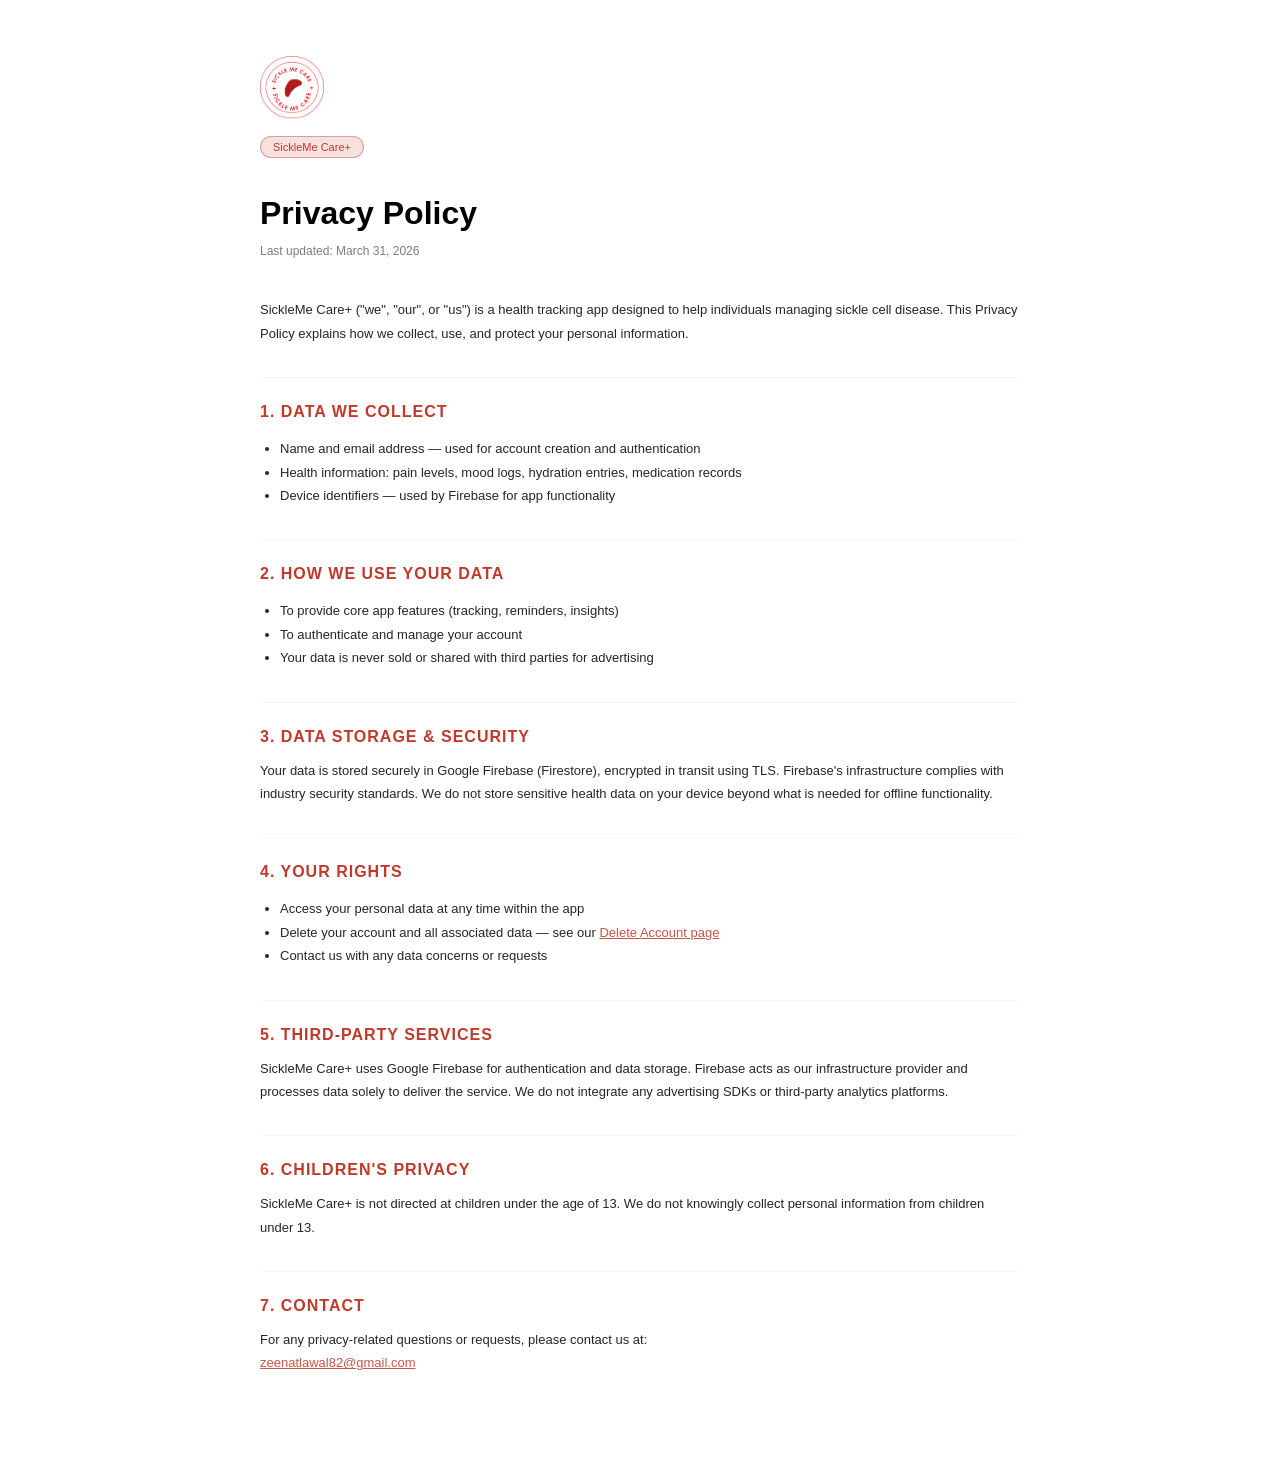
<file: privacy-policy.html>
<!DOCTYPE html>
<html lang="en">
<head>
  <meta charset="UTF-8">
  <meta http-equiv="X-UA-Compatible" content="IE=edge">
  <meta name="viewport" content="width=device-width, initial-scale=1.0">
  <link rel="shortcut icon" href="images/Zeenat.jpg" type="image/x-icon">
  <title>SickleMe Care+ – Privacy Policy</title>
  <style>
    .policy-wrapper {
      max-width: 760px;
      margin: 0 auto;
      padding: 3rem 2rem 4rem;
    }
    .policy-wrapper h1 {
      font-family: "Poppins", sans-serif;
      font-weight: 700;
      font-size: 2rem;
      margin-bottom: 0.25rem;
    }
    .policy-wrapper .subtitle {
      font-family: "Poppins", sans-serif;
      font-size: 12px;
      opacity: 0.5;
      margin-bottom: 2.5rem;
    }
    .policy-section {
      margin-bottom: 2rem;
    }
    .policy-section h2 {
      font-family: "Poppins", sans-serif;
      font-weight: 700;
      font-size: 1rem;
      color: #c0392b;
      text-transform: uppercase;
      letter-spacing: 1px;
      margin-bottom: 0.75rem;
    }
    .policy-section p,
    .policy-section li {
      font-family: "Poppins", sans-serif;
      font-size: 13px;
      line-height: 1.8;
      opacity: 0.85;
    }
    .policy-section ul {
      padding-left: 1.25rem;
    }
    .divider {
      border-color: rgba(255,255,255,0.1);
      margin: 1.5rem 0;
    }
    .app-logo {
      width: 64px;
      height: 64px;
      border-radius: 16px;
      margin-bottom: 1rem;
      display: block;
    }
    .app-badge {
      display: inline-block;
      background: rgba(192, 57, 43, 0.15);
      border: 1px solid rgba(192, 57, 43, 0.4);
      color: #c0392b;
      font-family: "Poppins", sans-serif;
      font-size: 11px;
      padding: 0.25rem 0.75rem;
      border-radius: 20px;
      margin-bottom: 1rem;
    }
  </style>
</head>
<body>
  <main>
    <div class="policy-wrapper">
      <img src="images/smc-plus.png" alt="SickleMe Care+ Logo" class="app-logo">
      <div class="app-badge">SickleMe Care+</div>
      <h1>Privacy Policy</h1>
      <p class="subtitle">Last updated: March 31, 2026</p>

      <div class="policy-section">
        <p>
          SickleMe Care+ ("we", "our", or "us") is a health tracking app designed to help individuals
          managing sickle cell disease. This Privacy Policy explains how we collect, use, and protect
          your personal information.
        </p>
      </div>

      <hr class="divider">

      <div class="policy-section">
        <h2>1. Data We Collect</h2>
        <ul>
          <li>Name and email address — used for account creation and authentication</li>
          <li>Health information: pain levels, mood logs, hydration entries, medication records</li>
          <li>Device identifiers — used by Firebase for app functionality</li>
        </ul>
      </div>

      <hr class="divider">

      <div class="policy-section">
        <h2>2. How We Use Your Data</h2>
        <ul>
          <li>To provide core app features (tracking, reminders, insights)</li>
          <li>To authenticate and manage your account</li>
          <li>Your data is never sold or shared with third parties for advertising</li>
        </ul>
      </div>

      <hr class="divider">

      <div class="policy-section">
        <h2>3. Data Storage & Security</h2>
        <p>
          Your data is stored securely in Google Firebase (Firestore), encrypted in transit using TLS.
          Firebase's infrastructure complies with industry security standards. We do not store
          sensitive health data on your device beyond what is needed for offline functionality.
        </p>
      </div>

      <hr class="divider">

      <div class="policy-section">
        <h2>4. Your Rights</h2>
        <ul>
          <li>Access your personal data at any time within the app</li>
          <li>Delete your account and all associated data — see our <a href="delete-account.html" style="color:#c0392b;">Delete Account page</a></li>
          <li>Contact us with any data concerns or requests</li>
        </ul>
      </div>

      <hr class="divider">

      <div class="policy-section">
        <h2>5. Third-Party Services</h2>
        <p>
          SickleMe Care+ uses Google Firebase for authentication and data storage. Firebase acts as
          our infrastructure provider and processes data solely to deliver the service. We do not
          integrate any advertising SDKs or third-party analytics platforms.
        </p>
      </div>

      <hr class="divider">

      <div class="policy-section">
        <h2>6. Children's Privacy</h2>
        <p>
          SickleMe Care+ is not directed at children under the age of 13. We do not knowingly
          collect personal information from children under 13.
        </p>
      </div>

      <hr class="divider">

      <div class="policy-section">
        <h2>7. Contact</h2>
        <p>
          For any privacy-related questions or requests, please contact us at:<br>
          <a href="mailto:zeenatlawal82@gmail.com" style="color:#c0392b;">zeenatlawal82@gmail.com</a>
        </p>
      </div>
    </div>
  </main>




</body>
</html>
</file>
<file: style.css>
@import url("https://fonts.googleapis.com/css2?family=Poppins:wght@100;200;300;700;800&display=swap");
@import url("https://fonts.googleapis.com/css2?family=Playfair+Display:wght@400;500:800&display=swap");
@import url("https://fonts.googleapis.com/css2?family=Roboto:wght@100;200;500&display=swap");
body,
html {
  padding: 0;
  margin: 0;
  color: #fff;
  background: repeating-linear-gradient(90deg, #1b1b1e, #1b1b1e 169px, #212123 169px, #212123 170px);
}

p,
ul {
  margin: 0;
}

.header {
  background-color: #1b1b1e;
  padding: 0 1rem;
  position: fixed;
  top: 0;
  width: 100%;
  z-index: 1;
}
.header p {
  font-family: "Playfair Display", serif;
  font-weight: 800;
  font-size: 2rem;
  margin: 0;
}
.header ul {
  list-style: none;
  margin: 0;
}
.header .li-style {
  padding-right: 1rem;
}
.header a {
  text-decoration: none;
  color: #fff;
}

.number {
  font-family: "Poppins", sans-serif;
  font-weight: 100;
  font-size: 50px;
  font-style: normal;
  line-height: 75px;
  opacity: 0.2;
  padding-top: 5rem;
}

.tiny-intro {
  font-family: "Poppins", sans-serif;
  font-style: normal;
  font-weight: normal;
  font-size: 12px;
  line-height: 18px;
}

.main-intro {
  font-family: "Playfair Display", serif;
  font-style: normal;
  font-weight: normal;
  font-size: 50px;
  line-height: 100%;
}

.dot {
  position: absolute;
  width: 50px;
  height: 50px;
  left: 255px;
  top: 139px;
  background-color: #db4747;
  border-radius: 50%;
  display: inline-block;
}

.profile-dot {
  width: 40px;
  height: 40px;
  border-radius: 50%;
  display: inline-block;
}

.works {
  font-family: "Roboto", sans-serif;
  font-style: normal;
  font-weight: 500;
  font-size: 18px;
  line-height: 21px;
  color: #db4747;
}

hr {
  width: 70px;
  height: 1px;
  background-color: #fff;
  border: none;
  margin: 20px 0;
  opacity: 1;
}

.btn-color {
  background-color: #db4747;
  color: #fff;
}

.intro {
  padding: 0 1rem;
}
.intro .icons {
  font-size: 24px;
  margin-bottom: 35px;
}
.intro .icons .fab {
  color: #fff;
  padding-right: 10px;
}

.about {
  padding: 0 1rem 20px;
  background-color: #212123;
}
.about .resume {
  font-family: "Poppins", sans-serif;
  font-style: normal;
  font-weight: 500;
  font-size: 16px;
  line-height: 24px;
  text-align: center;
}
.about .icons {
  font-size: 20px;
  position: absolute;
}
.about .skill-circle {
  width: 40px;
  height: 40px;
  border-radius: 50%;
  opacity: 0.2;
  text-align: center;
}
.about .skills {
  background-color: #101010;
  margin: 0 1.5rem 1.5rem 1.5rem;
  padding: 24px;
  position: relative;
}
.about .skills .skill-lang {
  background-color: #22b07d;
}
.about .skills .skill-frame {
  background-color: #376aed;
}
.about .skills .skill-git {
  background-color: #f19d2a;
}
.about .skills .skill-soft {
  background-color: #db4747;
}
.about .skills .fa-hashtag {
  top: 35px;
  left: 35px;
  color: #22b07d;
}
.about .skills .fa-project-diagram {
  top: 37px;
  left: 32px;
  color: #376aed;
}
.about .skills .fa-lightbulb {
  top: 34px;
  left: 37px;
  color: #f19d2a;
}
.about .skills .fa-heart {
  top: 36px;
  left: 34px;
  color: #db4747;
}
.about .skills p {
  font-family: "Poppins", sans-serif;
  font-style: normal;
  font-weight: bold;
  font-size: 16px;
  line-height: 24px;
  margin-bottom: 18px;
}
.about .skills ul {
  font-family: "Poppins", sans-serif;
  font-style: normal;
  font-weight: normal;
  font-size: 14px;
  line-height: 21px;
  letter-spacing: -0.0525em;
  color: #7d7c84;
  padding-left: 14px;
}
.about .btn-color {
  width: 288px;
  height: 44px;
  padding: 10px 58px;
}

.chat {
  background-color: #212123;
  padding: 0 1rem;
}
.chat .number {
  padding-top: 24px;
}
.chat .main-form {
  width: 288px;
  margin: 0 auto;
}
.chat .form {
  background-color: #101010;
  width: 288px;
  height: 52px;
}
.chat .form label {
  font-family: "Poppins", sans-serif;
  font-style: normal;
  font-weight: normal;
  font-size: 10px;
  line-height: 15px;
  padding-left: 16px;
  color: #7d7c84;
}
.chat .form input,
.chat .form textarea {
  background-color: #101010;
  width: 100%;
  border-width: 0;
  border: none;
  outline: none;
  color: #fff;
  padding-left: 16px;
  font-family: "Poppins", sans-serif;
  font-style: normal;
  font-weight: normal;
  font-size: 14px;
  line-height: 21px;
}
.chat .start {
  font-family: "Poppins", sans-serif;
  font-style: normal;
  font-weight: 500;
  font-size: 16px;
  line-height: 24px;
  text-align: center;
  margin-bottom: 106px;
}
.chat .btn-color {
  width: 288px;
  height: 44px;
  padding: 10px 58px;
}

.portfolio {
  background-color: #212123;
}
.portfolio .card .card-title {
  font-family: "Poppins", sans-serif;
  font-style: normal;
  font-weight: 300;
  font-size: 20px;
  line-height: 80%;
  margin-bottom: 1rem;
}
.portfolio .card a {
  font-family: "Poppins", sans-serif;
  font-style: normal;
  font-weight: 500;
  font-size: 16px;
  line-height: 24px;
  text-align: center;
}
.portfolio .card .btn-color {
  width: 70%;
  padding: 10px;
}
.portfolio .lang {
  width: 84px;
  height: 30px;
  background: rgba(0, 0, 0, 0.5);
}
.portfolio .lang p {
  font-family: "Poppins", sans-serif;
  font-style: normal;
  font-weight: 300;
  font-size: 10px;
  line-height: 80%;
  padding: 9px;
}
.portfolio .shopping-list {
  width: 100%;
  height: 100%;
  background: linear-gradient(180deg, #000 0%, rgba(0, 0, 0, 0) 48.44%, #000 100%);
  background-size: cover;
  background-position: center;
  border: 0.333333px solid rgba(255, 255, 255, 0.1);
}

.experience {
  padding: 0 1rem 40px;
}
.experience .experience-grid {
  display: grid;
  gap: 2rem;
  margin-top: 3rem;
}
.experience .experience-card {
  background: #212123;
  padding: 2rem;
  border-radius: 8px;
  border: 1px solid rgba(255, 255, 255, 0.1);
}
.experience .experience-card .experience-header {
  display: flex;
  justify-content: space-between;
  align-items: flex-start;
  margin-bottom: 1rem;
}
.experience .experience-card .experience-title {
  font-family: "Playfair Display", serif;
  font-size: 1.5rem;
  font-weight: 500;
  color: #fff;
  margin-bottom: 0.5rem;
}
.experience .experience-card .experience-company {
  color: #db4747;
  font-family: "Poppins", sans-serif;
  font-weight: 500;
}
.experience .experience-card .experience-company a {
  color: var(--main-color);
  text-decoration: underline;
  font-family: "Poppins", sans-serif;
  font-weight: 500;
}
.experience .experience-card .experience-company a:hover {
  color: #ff5757;
}
.experience .experience-card .experience-period {
  color: #7d7c84;
  font-family: "Poppins", sans-serif;
  font-size: 0.9rem;
}
.experience .experience-card .experience-description {
  color: #7d7c84;
  line-height: 1.6;
  margin-bottom: 1.5rem;
  font-family: "Poppins", sans-serif;
}
.experience .experience-card .tech-stack {
  display: flex;
  flex-wrap: wrap;
  gap: 0.5rem;
}
.experience .experience-card .tech-stack .tech-tag {
  background: rgba(219, 71, 71, 0.2);
  color: #db4747;
  padding: 0.25rem 0.75rem;
  border-radius: 20px;
  font-size: 0.875rem;
  font-family: "Poppins", sans-serif;
}

.footer {
  background-color: #212123;
  padding: 0 1rem;
}
.footer .icons {
  font-size: 24px;
  padding-bottom: 38px;
}
.footer .icons .fab {
  color: #fff;
  padding-right: 10px;
}
.footer .dash {
  border: 1px solid rgba(255, 255, 255, 0.1);
  width: 288px;
  transform: rotate(180deg);
  margin-bottom: 20px;
}
.footer .resume {
  text-decoration: none;
  font-family: "Poppins", sans-serif;
  font-style: normal;
  font-weight: 500;
  font-size: 16px;
  line-height: 24px;
  color: #db4747;
}
.footer .resume .fas {
  font-size: 22px;
}
.footer .link {
  margin-bottom: 30px;
}

@media screen and (min-width: 992px) {
  .header .li-style {
    padding-right: 2.5rem;
  }
  .number {
    font-family: "Poppins", sans-serif;
    font-weight: 100;
    font-size: 100px;
    font-style: normal;
    line-height: 150px;
    opacity: 0.2;
    padding-top: 7rem;
  }
  .tiny-intro {
    font-family: "Poppins", sans-serif;
    font-style: normal;
    font-weight: normal;
    font-size: 16px;
    line-height: 24px;
  }
  .main-intro {
    font-family: "Playfair Display", serif;
    font-style: normal;
    font-weight: normal;
    font-size: 110px;
    line-height: 100%;
  }
  .dot {
    width: 94px;
    height: 94px;
  }
  .footer {
    padding: 0 10rem;
  }
  .footer .dash {
    display: none;
  }
  .footer .sect {
    display: flex;
    justify-content: space-between;
    align-items: center;
  }
  .footer .fab {
    margin-right: 2rem;
  }
  .intro .min-intro {
    width: 664px;
    margin: 0 auto;
  }
  .intro .number {
    padding-top: 3.7rem;
  }
  .intro .num-desk {
    display: flex;
  }
  .intro .num-desk .hello {
    padding-top: 9.7rem;
    padding-left: 1rem;
    position: relative;
  }
  .intro .dot {
    left: 526px;
    top: 155px;
  }
  .intro .work-desk {
    display: flex;
    align-items: center;
    padding-left: 6rem;
    padding-bottom: 7rem;
  }
  .intro .work-desk .works {
    padding-right: 2rem;
  }
  .intro .work-desk hr {
    margin: 10px 0;
    margin-right: 2rem;
  }
  .intro .work-desk .icons {
    margin-bottom: 0;
  }
  .intro .work-desk .fab {
    color: #fff;
    padding-right: 2rem;
  }
  .intro #portfolio {
    padding: 0 10rem;
  }
  .portfolio .desc {
    width: 480px;
    height: 100%;
  }
  .portfolio .desc .extra {
    margin-top: 30px;
  }
  .portfolio .desc a {
    text-decoration: none;
    color: #db4747;
  }
  .about .about-text {
    width: 30rem;
  }
  .about .about-skills {
    width: 32rem;
    margin-top: 7rem;
    display: flex;
    justify-content: space-around;
  }
  .about .about-skills .skills {
    padding: 30px;
  }
  .about .about-skills .skills .fa-hashtag {
    top: 40px;
    left: 41px;
    color: #22b07d;
  }
  .about .about-skills .skills .fa-project-diagram {
    top: 42px;
    left: 37px;
    color: #376aed;
  }
  .about .about-skills .skills .fa-lightbulb {
    top: 39px;
    left: 43px;
    color: #f19d2a;
  }
  .about .about-skills .skills .fa-heart {
    top: 41px;
    left: 40px;
    color: #db4747;
  }
  .about .btn-color {
    background-color: transparent;
    color: #db4747;
  }
  .experience {
    padding: 0 10rem 80px;
  }
  .experience .experience-grid {
    grid-template-columns: 1fr;
    gap: 2.5rem;
  }
  .experience .experience-card {
    padding: 2.5rem;
  }
  .experience .experience-card .experience-header {
    margin-bottom: 1.5rem;
  }
  .experience .experience-card .experience-title {
    font-size: 1.75rem;
  }
  .experience .experience-card .experience-company {
    font-size: 1.1rem;
  }
  .experience .experience-card .tech-stack {
    gap: 0.75rem;
  }
  .experience .experience-card .tech-stack .tech-tag {
    padding: 0.375rem 1rem;
    font-size: 0.9rem;
  }
  .chat .dot {
    left: 471px;
    top: 90px;
  }
  .chat .min-intro {
    width: 681px;
    margin-left: 4.4rem;
  }
  .chat .number {
    padding-top: 3.7rem;
  }
  .chat .num-desk {
    display: flex;
  }
  .chat .num-desk .hello {
    padding-top: 9.7rem;
    padding-left: 1rem;
    position: relative;
  }
  .chat .main-form {
    width: 418px;
    margin: 0 auto;
  }
  .chat .form {
    width: 523px;
  }
  .chat .start {
    width: 523px;
    margin-bottom: 106px;
  }
}/*# sourceMappingURL=style.css.map */
</file>
